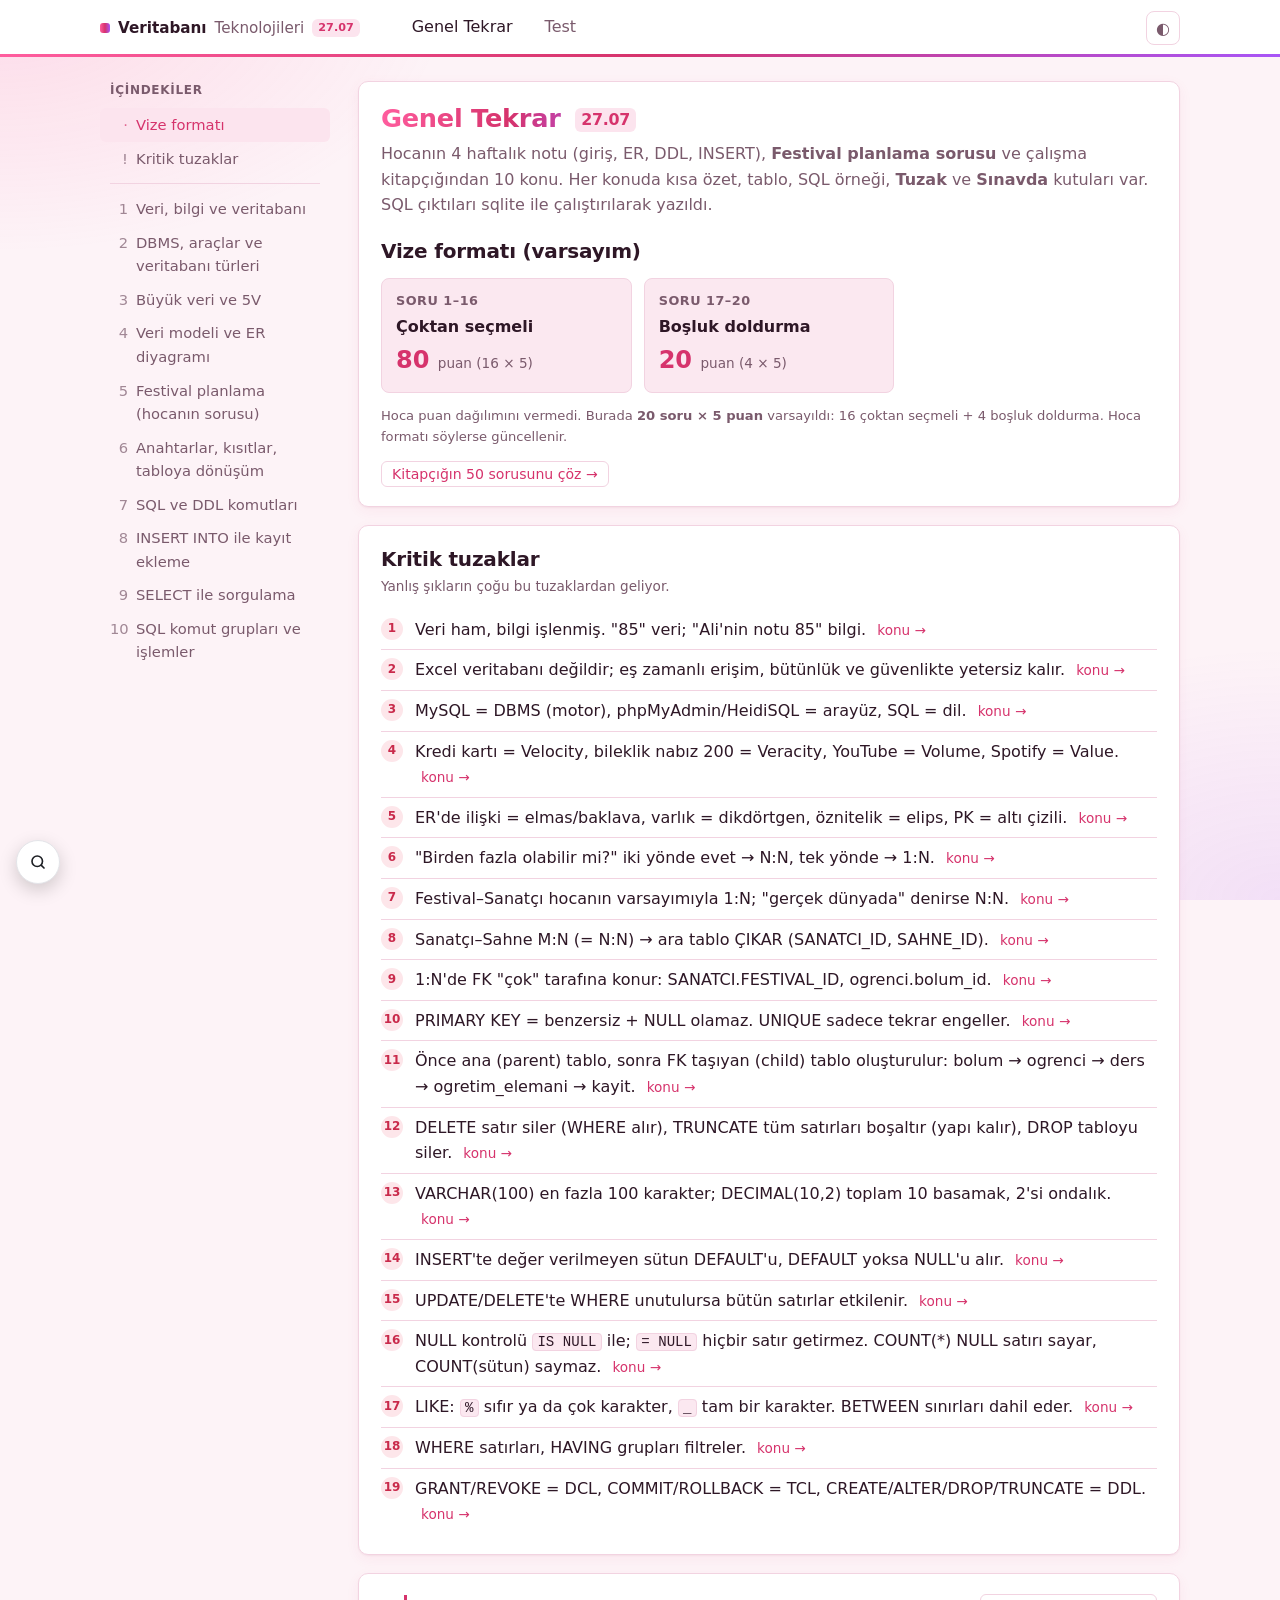
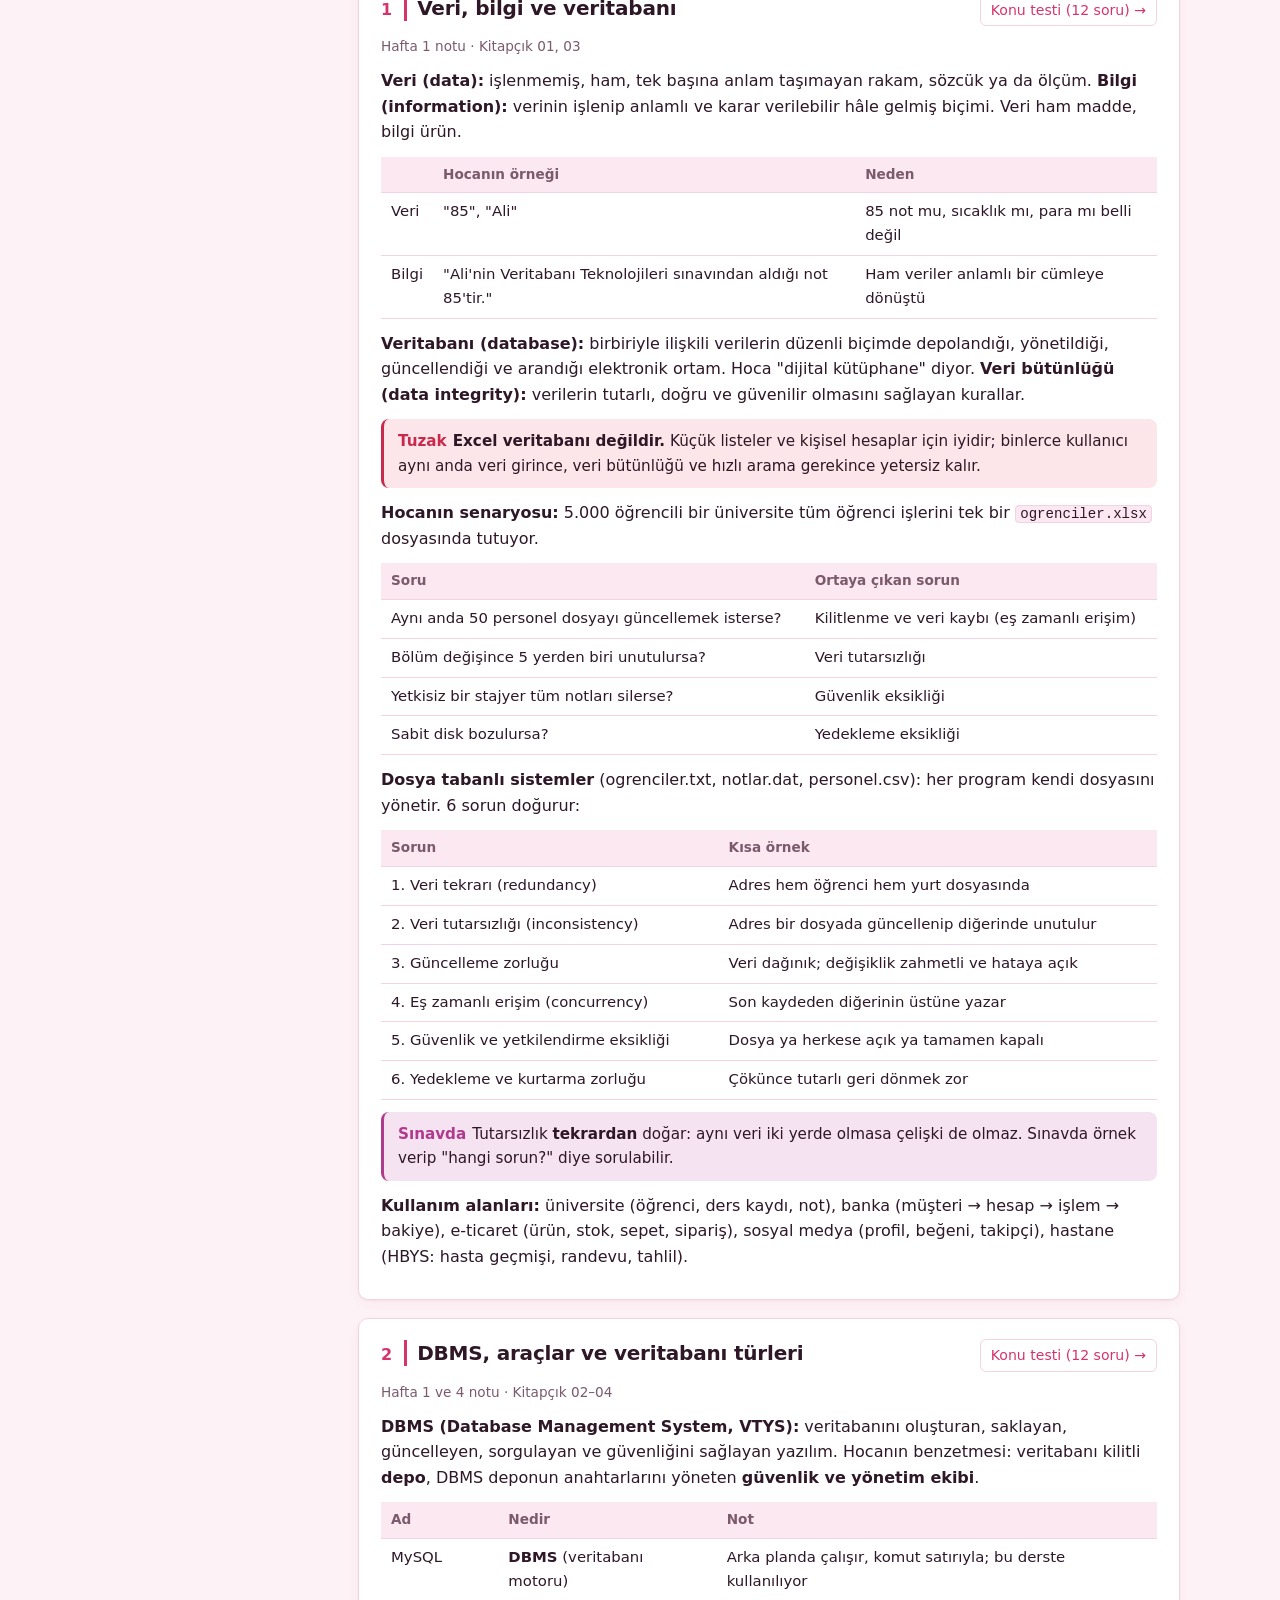
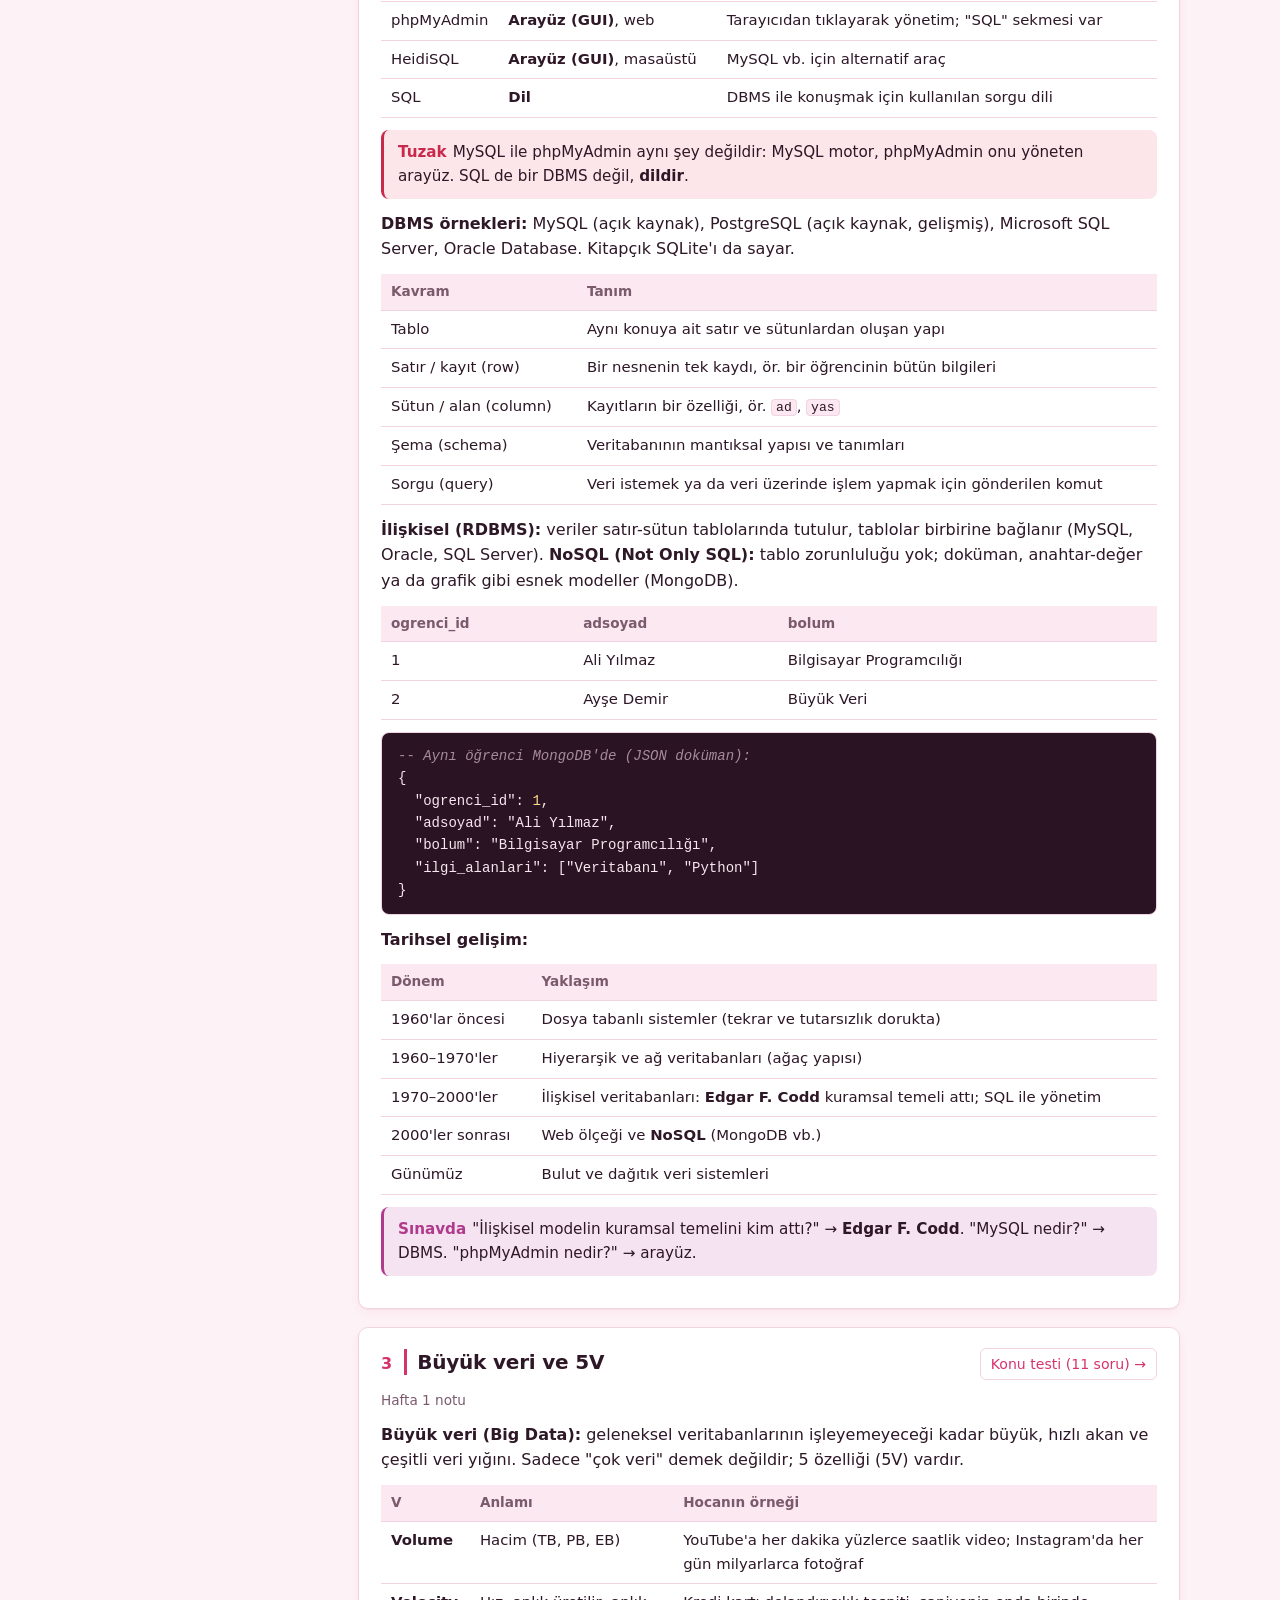
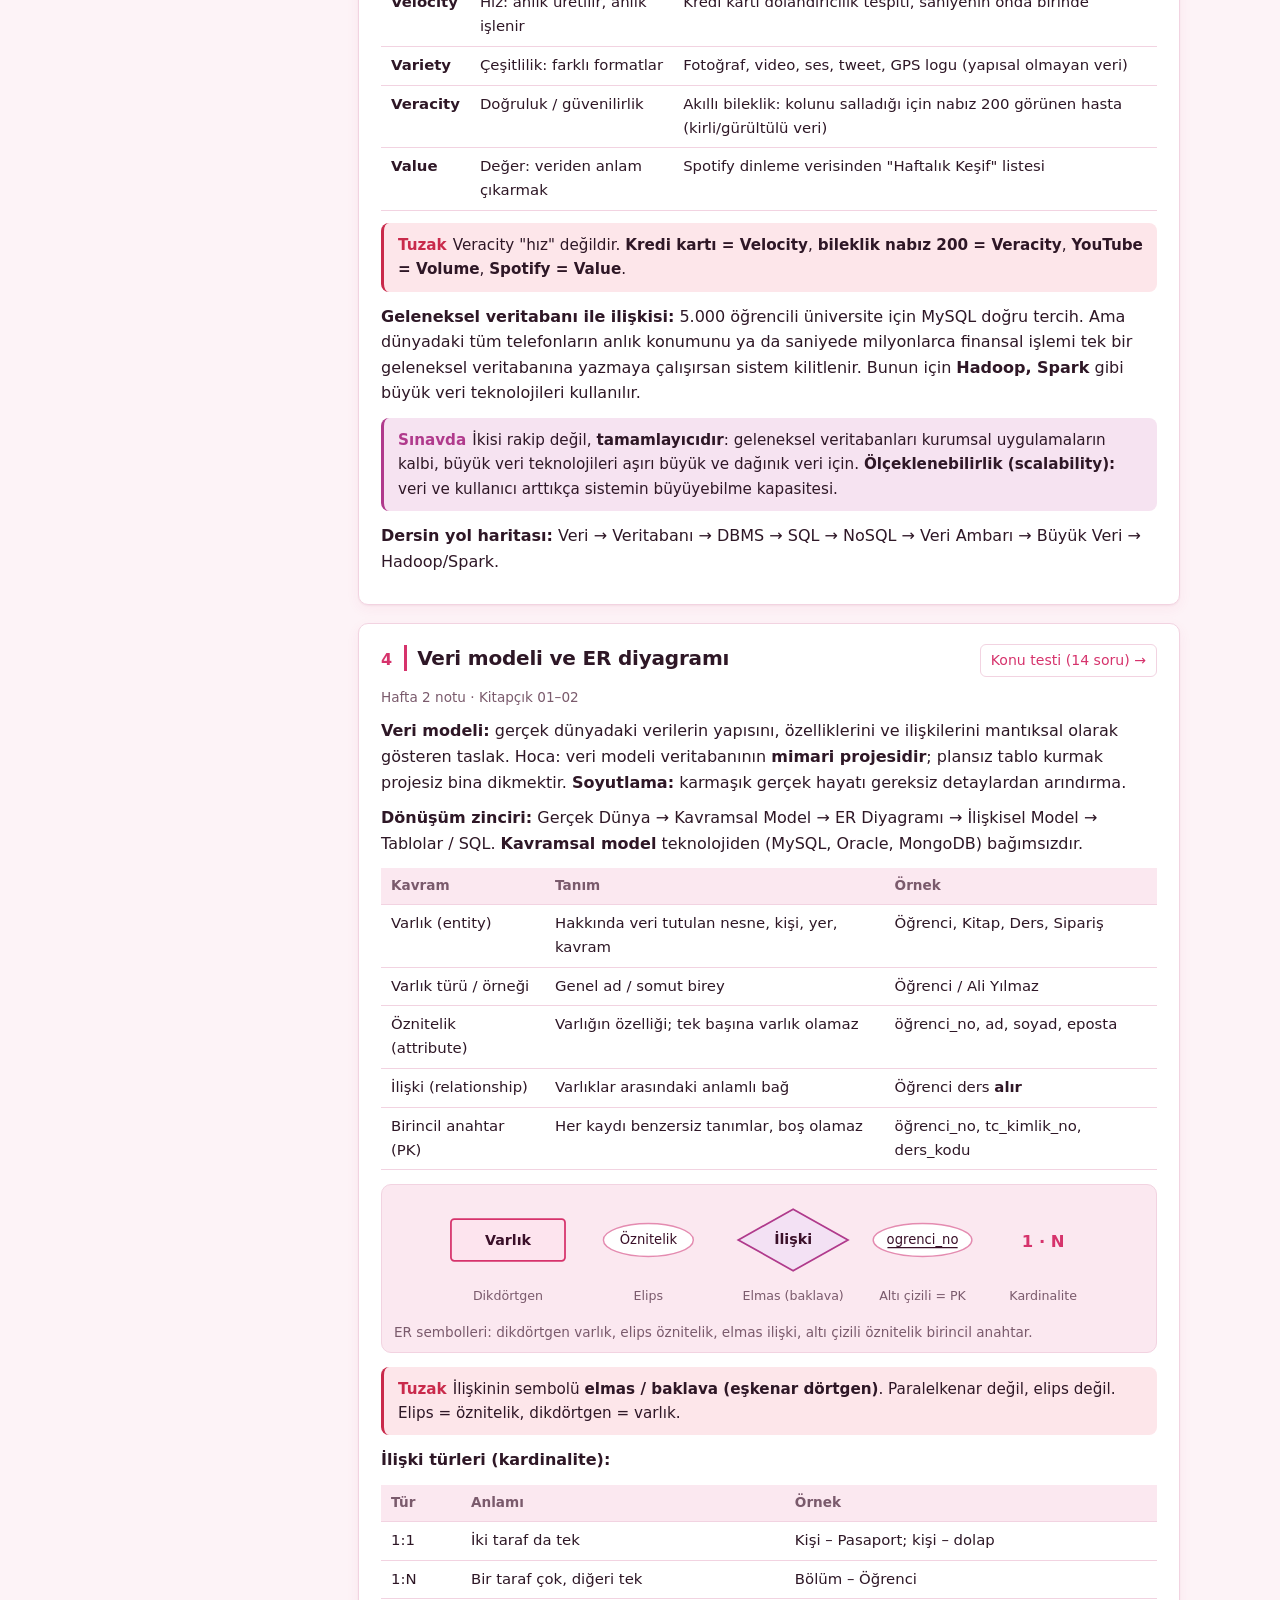
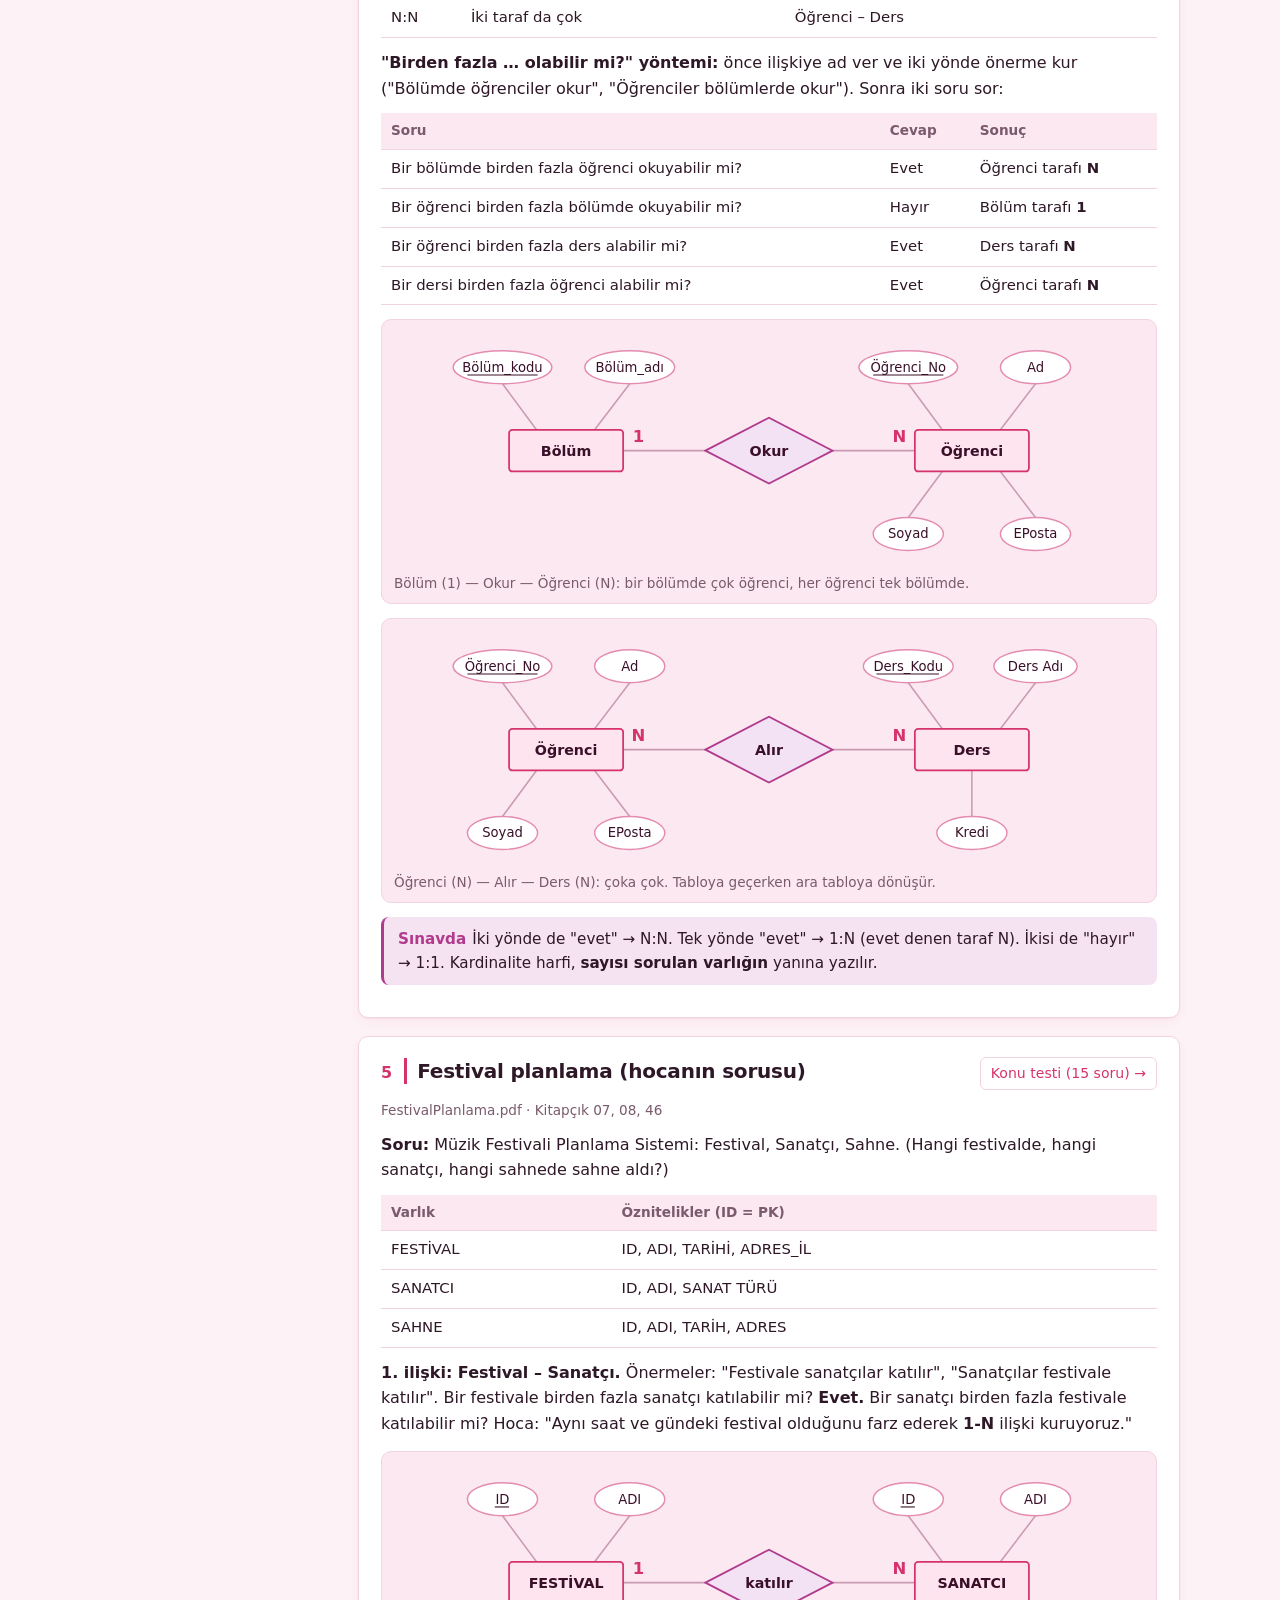
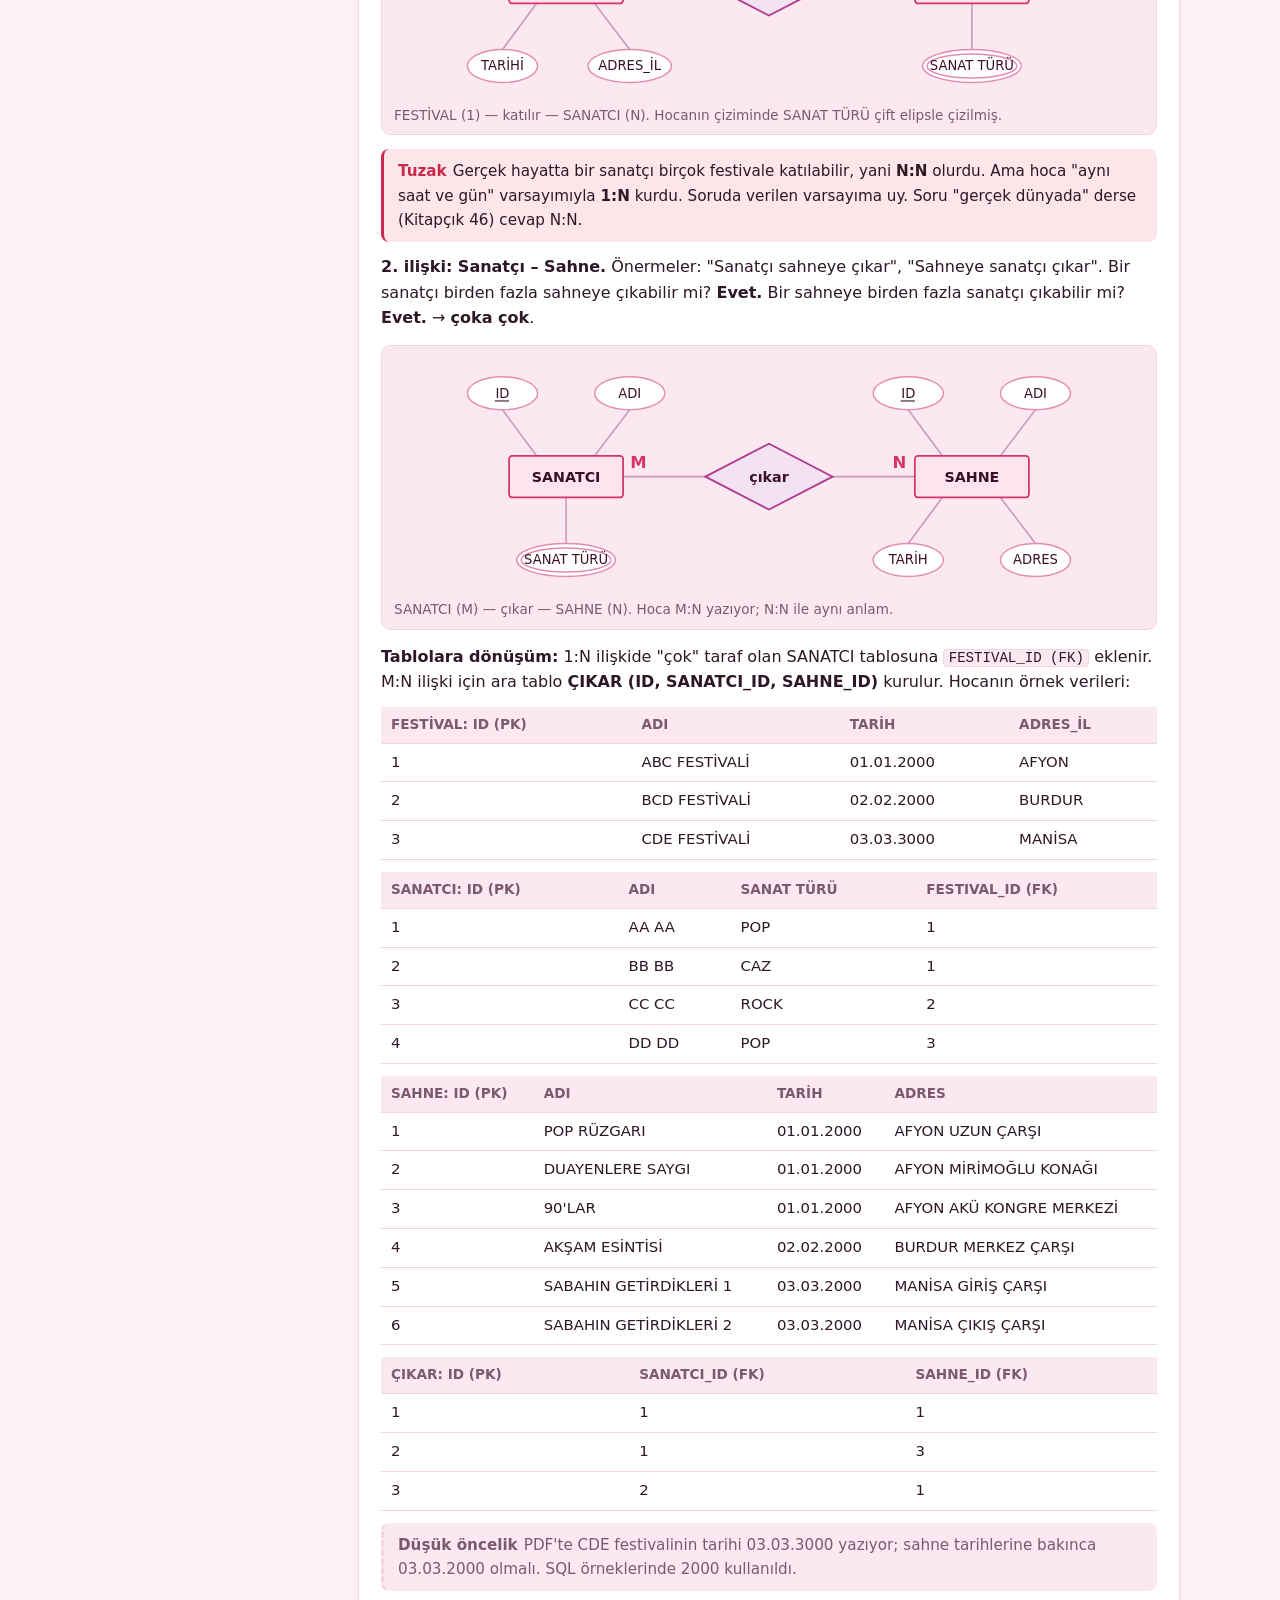
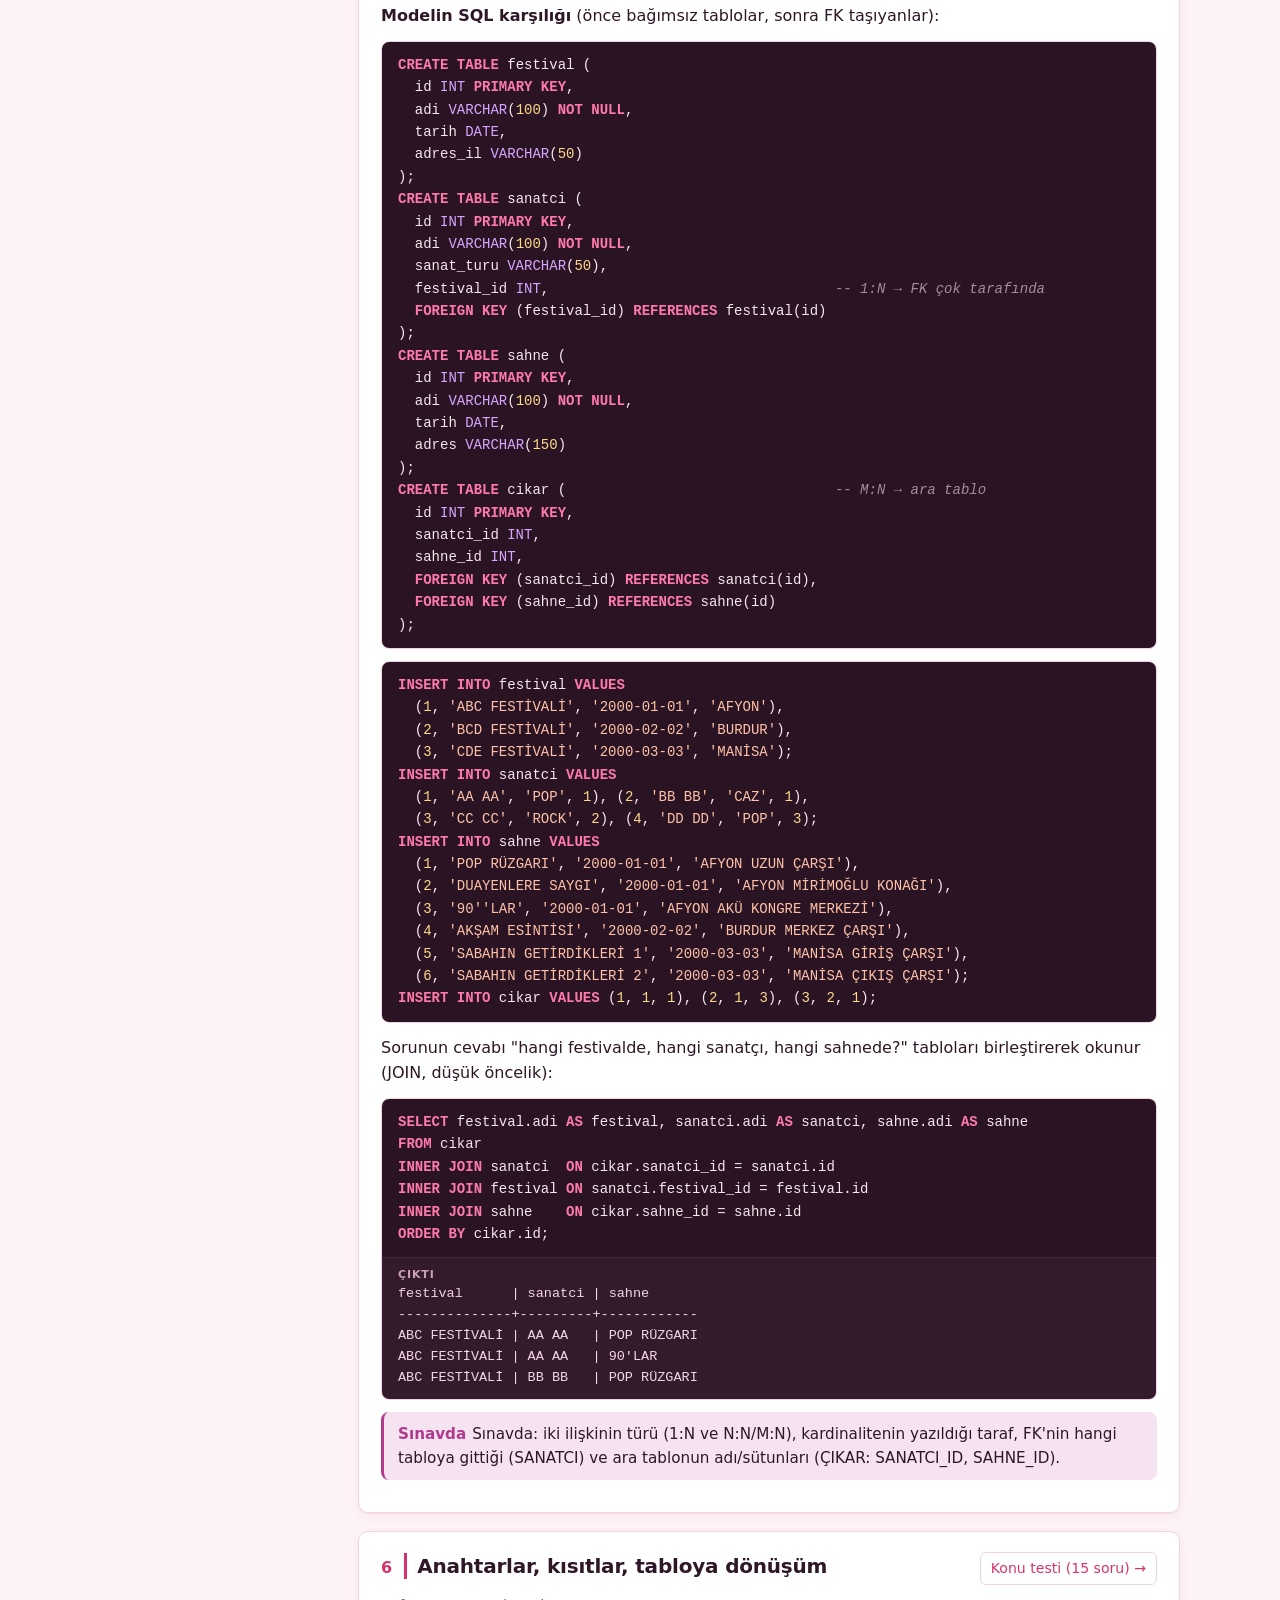
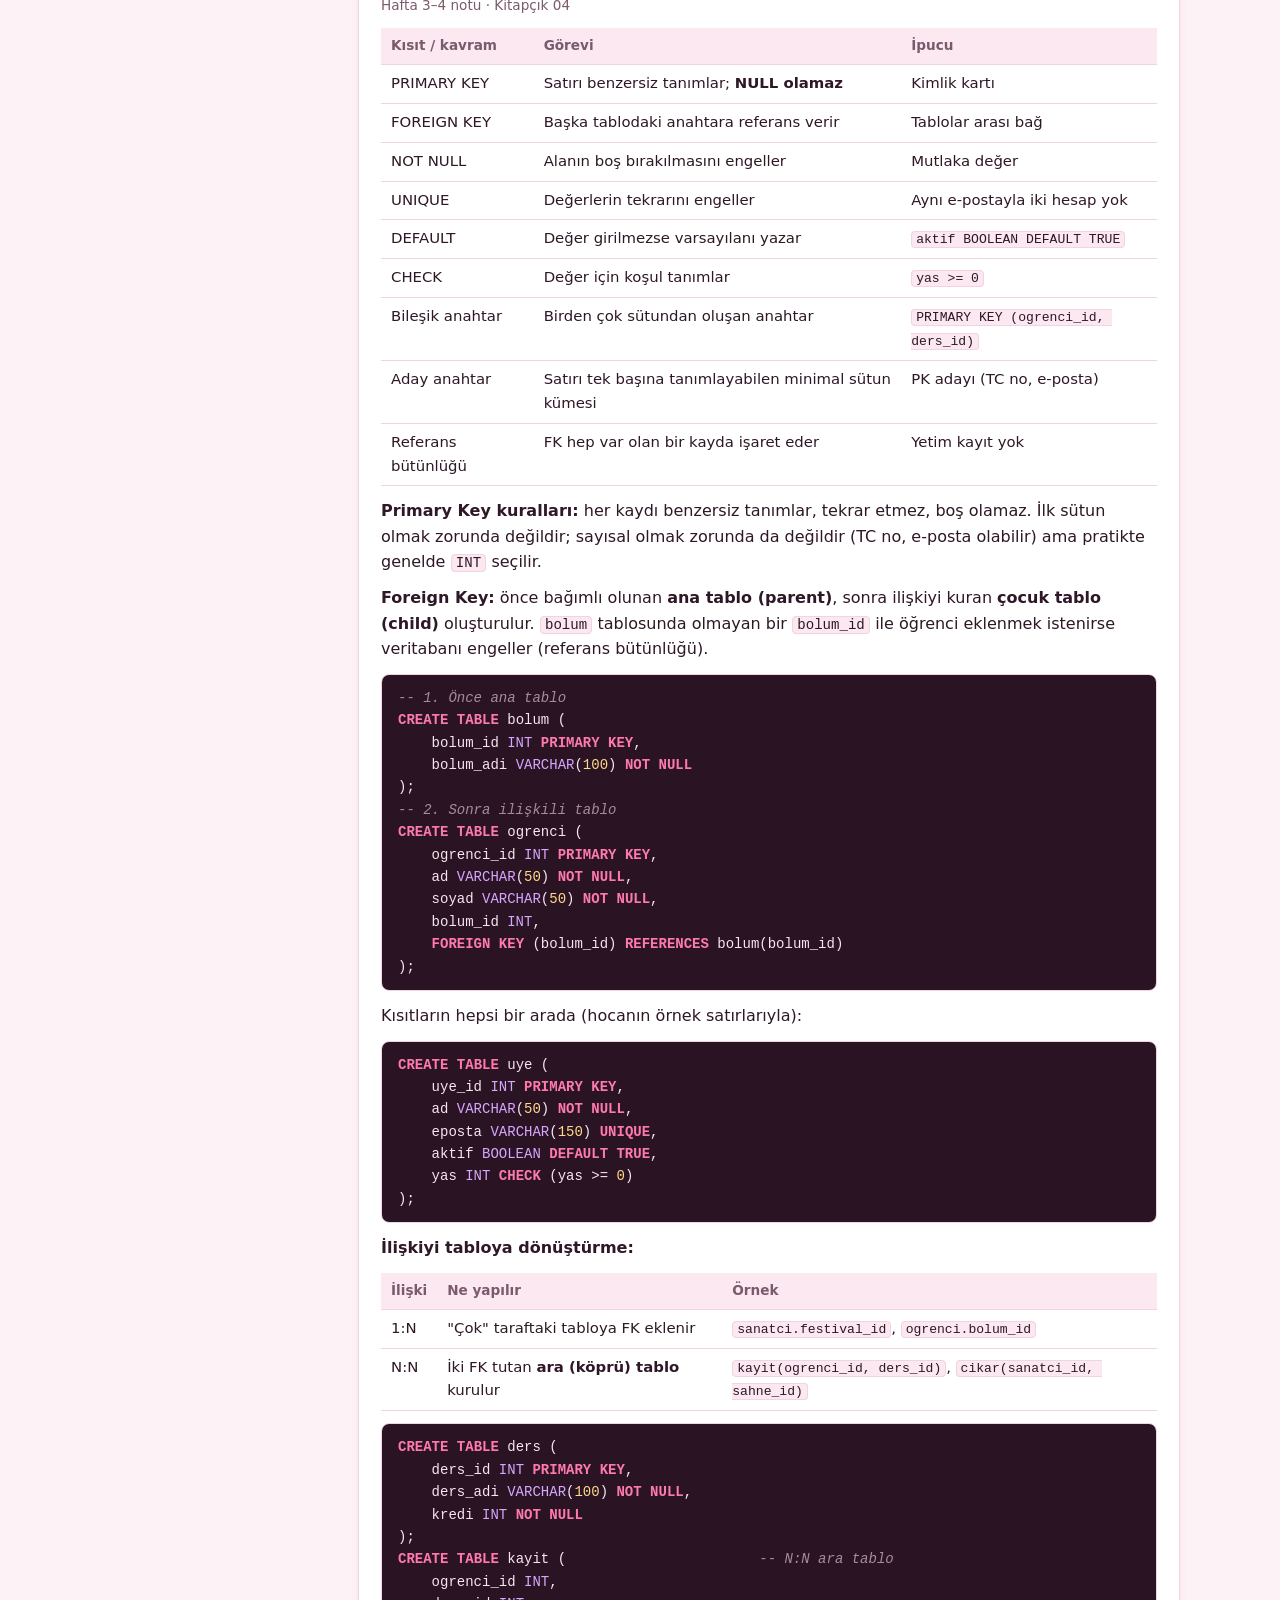
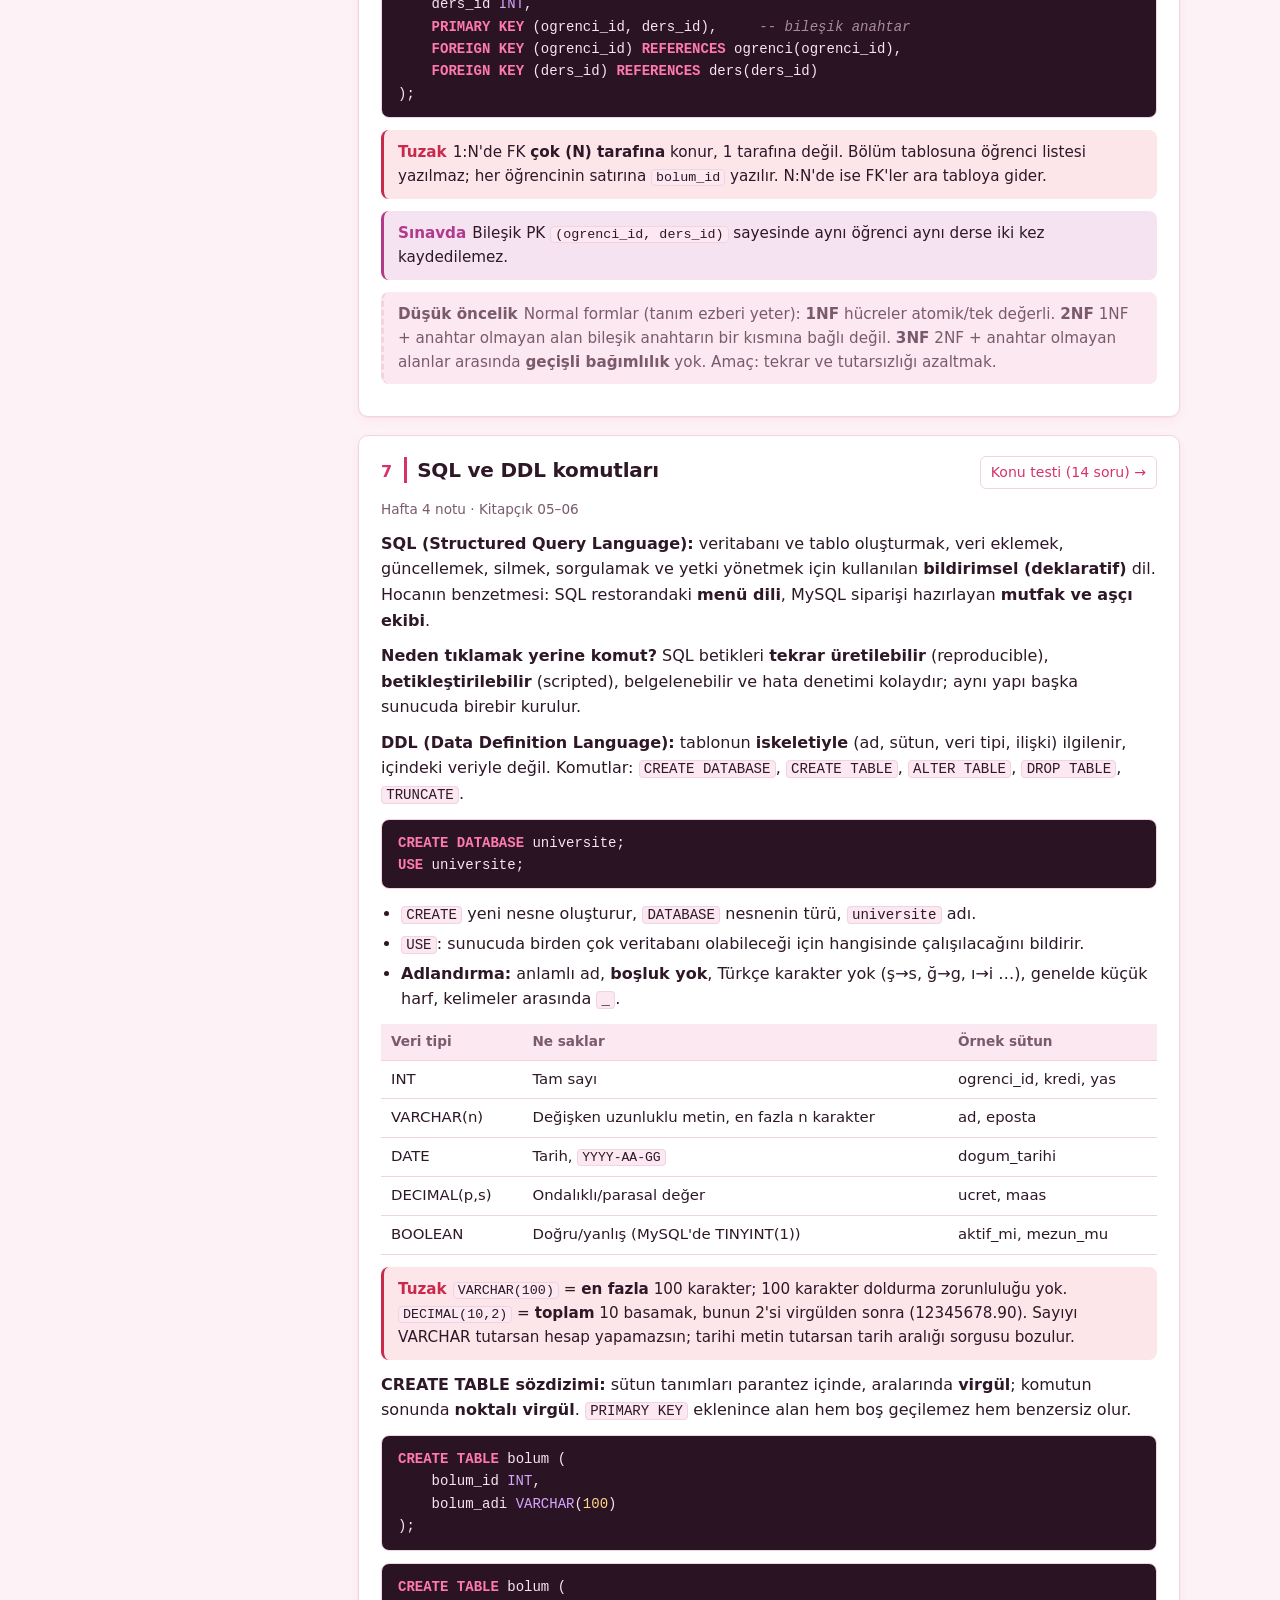
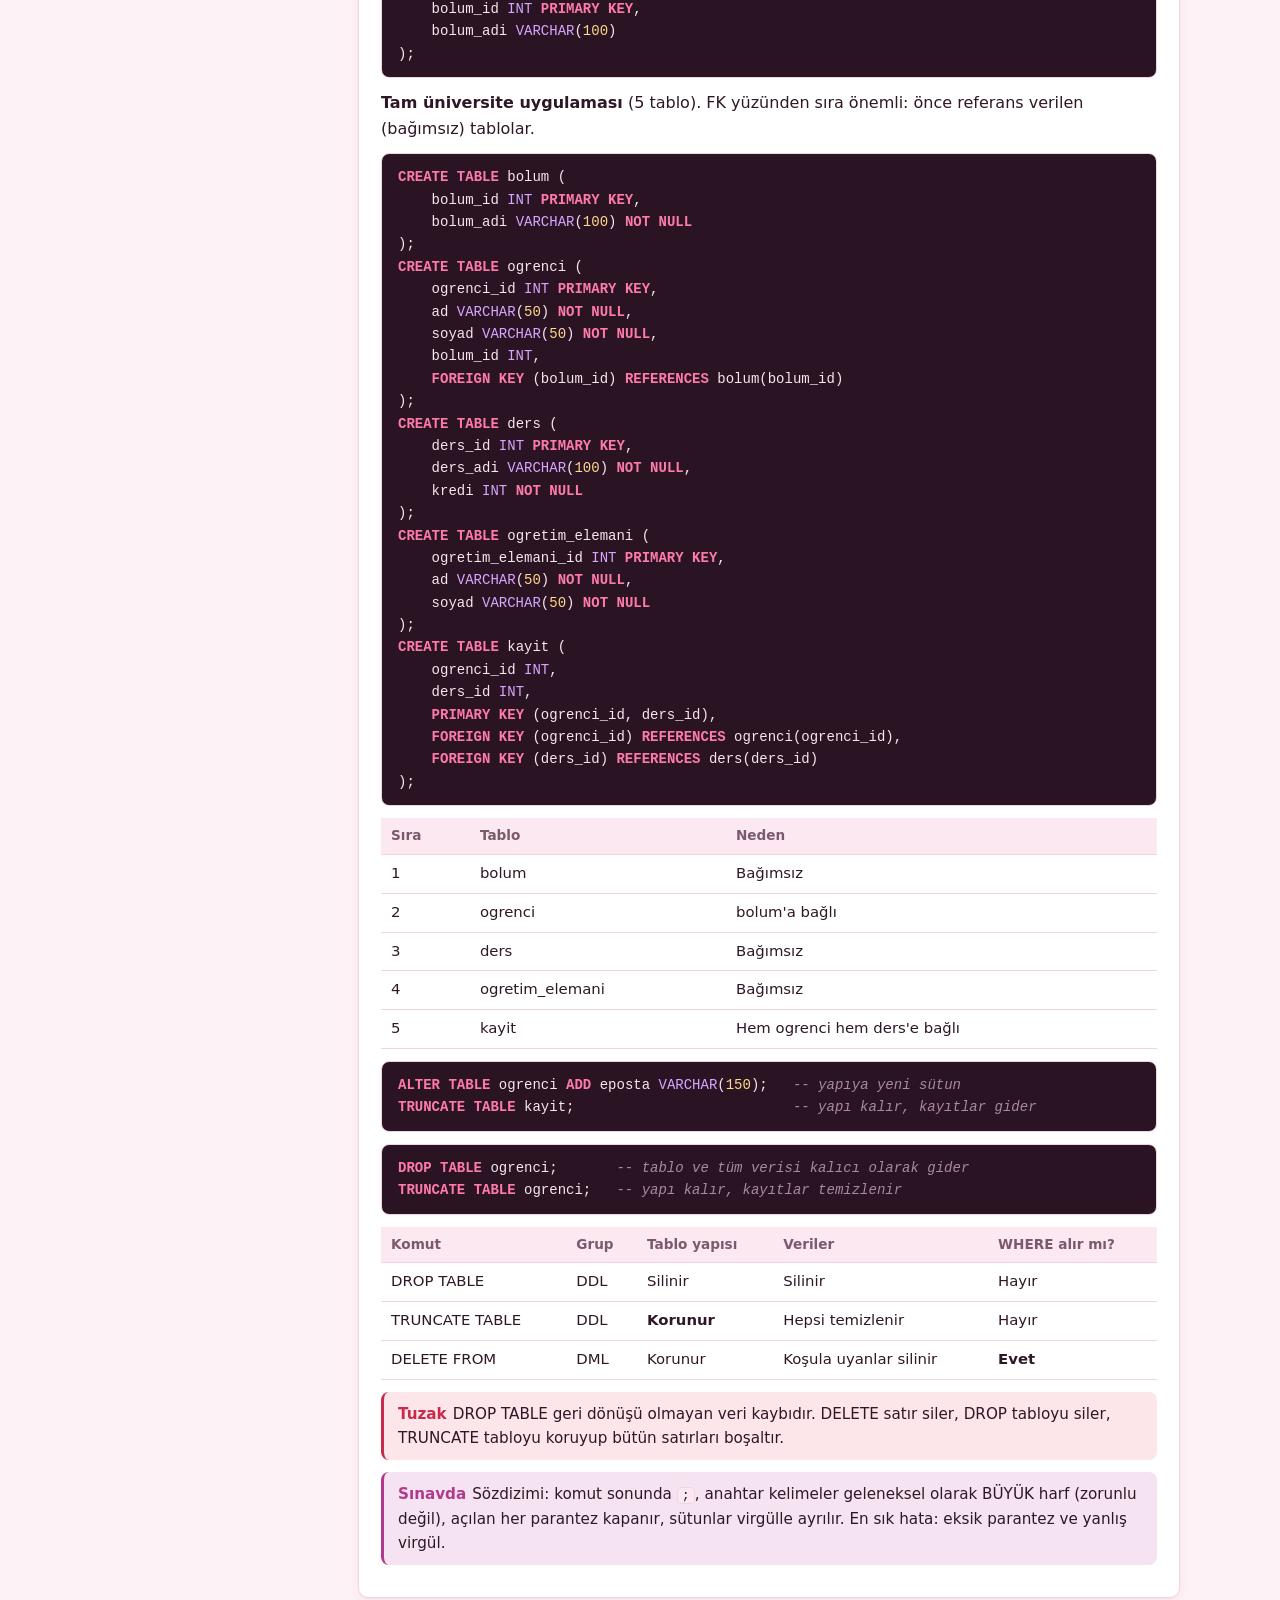
<file: veritabani/index.html>
<!doctype html>
<html lang="tr">
<head>
  <meta charset="UTF-8">
  <meta name="viewport" content="width=device-width, initial-scale=1">
  <title>Veritabanı Teknolojileri · Vize çalışma</title>
  <meta name="description" content="Veritabanı Teknolojileri vize çalışma sitesi: 10 konu özeti, Festival ER sorusu, kitapçığın 50 sorusu, 135 konu sorusu, deneme ve rastgele vizeler.">
  <link rel="icon" href="data:image/svg+xml,%3Csvg xmlns='http://www.w3.org/2000/svg' viewBox='0 0 32 32'%3E%3Cdefs%3E%3ClinearGradient id='g' x1='0' x2='1'%3E%3Cstop offset='0' stop-color='%23ff5d9e'/%3E%3Cstop offset='.5' stop-color='%23d6336c'/%3E%3Cstop offset='1' stop-color='%23a855f7'/%3E%3C/linearGradient%3E%3C/defs%3E%3Crect width='32' height='32' rx='8' fill='url(%23g)'/%3E%3Cellipse cx='16' cy='10' rx='8' ry='3' fill='none' stroke='%23fff' stroke-width='2'/%3E%3Cpath d='M8 10v12c0 1.7 3.6 3 8 3s8-1.3 8-3V10' fill='none' stroke='%23fff' stroke-width='2'/%3E%3Cpath d='M8 16c0 1.7 3.6 3 8 3s8-1.3 8-3' fill='none' stroke='%23fff' stroke-width='2'/%3E%3C/svg%3E">
  <link rel="stylesheet" href="assets/style.css?v=20261111p">
  <link rel="stylesheet" href="assets/theme.css?v=20261111p">
  <script>
    (function () {
      var t = null;
      try { t = localStorage.getItem('veritabani-theme'); } catch (e) {}
      document.documentElement.setAttribute('data-theme', t || 'light');
    })();
  </script>
<style id="vt-slide">
@view-transition{navigation:auto}
::view-transition-old(root){animation:.5s cubic-bezier(.65,0,.25,1) both vt-out-l}
::view-transition-new(root){animation:.5s cubic-bezier(.65,0,.25,1) both vt-in-r}
html:active-view-transition-type(back)::view-transition-old(root){animation-name:vt-out-r}
html:active-view-transition-type(back)::view-transition-new(root){animation-name:vt-in-l}
@keyframes vt-out-l{to{transform:translateX(-100%)}}
@keyframes vt-in-r{from{transform:translateX(100%)}}
@keyframes vt-out-r{to{transform:translateX(100%)}}
@keyframes vt-in-l{from{transform:translateX(-100%)}}
@media (prefers-reduced-motion:reduce){@view-transition{navigation:none}}
</style>
<script id="vt-dir">
addEventListener('pagereveal',function(e){if(!e.viewTransition)return;try{var a=navigation.activation;if(!a||!a.from)return;var d=function(u){return new URL(u).pathname.replace(/index\.html$/,'').split('/').filter(Boolean).length};e.viewTransition.types.add(d(a.entry.url)<d(a.from.url)?'back':'forward')}catch(_){}});
</script>
<script src="assets/phase.js?v=2" data-scroll="tekrar"></script>
<script id="hash-links">
/* "#..." linkleri her zaman bu sayfada kalsın (önizleme sitesi <base> eklese bile). */
document.addEventListener('click', function (e) {
  if (e.defaultPrevented || e.button !== 0 || e.metaKey || e.ctrlKey || e.shiftKey || e.altKey) return;
  var a = e.target && e.target.closest ? e.target.closest('a[href^="#"]') : null;
  if (!a || a.target) return;
  e.preventDefault();
  var h = a.getAttribute('href');
  if (location.hash !== h) location.hash = h;
});
</script>
</head>
<body>
  <header class="topbar">
    <div class="topbar-inner">
      <a class="brand" href="#tekrar"><i></i>Veritabanı<span> Teknolojileri</span><b class="date">27.07</b></a>
      <nav class="tabs" aria-label="Bölümler">
        <a href="#tekrar" data-tab="tekrar">Genel Tekrar</a>
        <a href="#test" data-tab="test">Test</a>
      </nav>
      <button class="theme-btn" id="themeBtn" type="button" aria-label="Tema değiştir" title="Açık / koyu tema">◐</button>
    </div>
  </header>

  <main id="app" class="container"></main>

  <script src="content.js?v=20261112c"></script>
  <script src="questions.js?v=20261111p"></script>
  <script src="assets/app.js?v=20261112c"></script>
<script src="assets/kit.js?v=20261111p"></script>
<script src="kit-init.js?v=20261111p"></script>
</body>
</html>
</file>
<file: veritabani/assets/style.css>
:root {
  --bg: #f5f6f8;
  --surface: #ffffff;
  --surface-2: #f0f2f5;
  --text: #1c2230;
  --muted: #5d6677;
  --border: #e1e4ea;
  --accent: #2b59d1;
  --accent-soft: #e8eefc;
  --ok: #1d8348;
  --ok-soft: #e5f5ec;
  --bad: #c0392b;
  --bad-soft: #fbeaea;
  --warn: #9a6700;
  --warn-soft: #fff6e0;
  --code-bg: #1d2230;
  --code-text: #e4e7ee;
  --code-out: #252b3b;
  --shadow: 0 1px 2px rgba(20, 30, 50, .05);
  --radius: 10px;
  --mono: "JetBrains Mono", "Cascadia Code", Consolas, "SFMono-Regular", Menlo, monospace;
}

@media (prefers-color-scheme: dark) {
  :root:not([data-theme="light"]) {
    --bg: #0f1218;
    --surface: #161a22;
    --surface-2: #1d222c;
    --text: #e5e8ee;
    --muted: #98a1b1;
    --border: #262c37;
    --accent: #7095ff;
    --accent-soft: #1b2440;
    --ok: #4cc27f;
    --ok-soft: #13291d;
    --bad: #f07167;
    --bad-soft: #2f1716;
    --warn: #e0b04a;
    --warn-soft: #2a2312;
    --code-bg: #10141c;
    --code-out: #181e2a;
    --shadow: none;
  }
}

:root[data-theme="dark"] {
  --bg: #0f1218;
  --surface: #161a22;
  --surface-2: #1d222c;
  --text: #e5e8ee;
  --muted: #98a1b1;
  --border: #262c37;
  --accent: #7095ff;
  --accent-soft: #1b2440;
  --ok: #4cc27f;
  --ok-soft: #13291d;
  --bad: #f07167;
  --bad-soft: #2f1716;
  --warn: #e0b04a;
  --warn-soft: #2a2312;
  --code-bg: #10141c;
  --code-out: #181e2a;
  --shadow: none;
}

* { box-sizing: border-box; }

html { scroll-padding-top: 72px; }

body {
  margin: 0;
  background: var(--bg);
  color: var(--text);
  font: 16px/1.6 system-ui, -apple-system, "Segoe UI", Roboto, "Helvetica Neue", Arial, sans-serif;
  -webkit-font-smoothing: antialiased;
}

a { color: var(--accent); text-decoration: none; }
a:hover { text-decoration: underline; }

code {
  font-family: var(--mono);
  font-size: .88em;
  background: var(--surface-2);
  border: 1px solid var(--border);
  border-radius: 4px;
  padding: 0 .3em;
  white-space: pre-wrap;
}

/* ---------- Üst bar ---------- */
.topbar {
  position: sticky;
  top: 0;
  z-index: 20;
  background: var(--surface);
  border-bottom: 1px solid var(--border);
}
.topbar-inner {
  max-width: 1120px;
  margin: 0 auto;
  padding: 0 20px;
  height: 56px;
  display: flex;
  align-items: center;
  gap: 24px;
}
.courses {
  display: flex;
  background: var(--surface-2);
  border: 1px solid var(--border);
  border-radius: 8px;
  padding: 2px;
  flex: none;
}
.courses a {
  padding: 3px 12px;
  border-radius: 6px;
  font-weight: 600;
  font-size: .9rem;
  color: var(--muted);
}
.courses a:hover { color: var(--text); text-decoration: none; }
.courses a.active { background: var(--surface); color: var(--text); box-shadow: 0 1px 2px rgba(0, 0, 0, .08); }
.tabs { display: flex; gap: 4px; height: 100%; }
.tabs a {
  display: flex;
  align-items: center;
  padding: 0 14px;
  color: var(--muted);
  font-weight: 500;
  border-bottom: 2px solid transparent;
}
.tabs a:hover { color: var(--text); text-decoration: none; }
.tabs a.active { color: var(--text); border-bottom-color: var(--accent); }
.theme-btn {
  margin-left: auto;
  background: none;
  border: 1px solid var(--border);
  color: var(--muted);
  border-radius: 8px;
  width: 34px;
  height: 34px;
  cursor: pointer;
  font-size: 16px;
}
.theme-btn:hover { color: var(--text); }

.container {
  max-width: 1120px;
  margin: 0 auto;
  padding: 24px 20px 80px;
}

h1, h2, h3 { line-height: 1.3; letter-spacing: -.01em; }
h1 { font-size: 1.6rem; margin: 0 0 6px; }
h2 { font-size: 1.25rem; margin: 0; }
h3 { font-size: 1.02rem; margin: 18px 0 8px; }
.lead { color: var(--muted); margin: 0 0 20px; }

.card {
  background: var(--surface);
  border: 1px solid var(--border);
  border-radius: var(--radius);
  box-shadow: var(--shadow);
  padding: 20px 22px;
}

/* ---------- Genel tekrar ---------- */
.review {
  display: grid;
  grid-template-columns: 230px minmax(0, 1fr);
  gap: 28px;
  align-items: start;
}
.toc {
  position: sticky;
  top: 76px;
  max-height: calc(100vh - 96px);
  overflow-y: auto;
  font-size: .92rem;
}
.toc-title {
  font-size: .75rem;
  text-transform: uppercase;
  letter-spacing: .06em;
  color: var(--muted);
  margin: 0 0 8px 10px;
  font-weight: 600;
}
.toc a {
  display: flex;
  gap: 8px;
  padding: 5px 10px;
  border-radius: 6px;
  color: var(--muted);
}
.toc a:hover { background: var(--surface-2); color: var(--text); text-decoration: none; }
.toc a.active { background: var(--accent-soft); color: var(--accent); font-weight: 500; }
.toc .num { width: 18px; text-align: right; flex: none; opacity: .7; }
.toc-sep { border-top: 1px solid var(--border); margin: 8px 10px; }

.chips { display: none; }

.review-main > section { margin-bottom: 18px; }

.format-grid {
  display: grid;
  grid-template-columns: repeat(3, 1fr);
  gap: 12px;
  margin-top: 14px;
}
.format-box {
  border: 1px solid var(--border);
  border-radius: 8px;
  padding: 12px 14px;
  background: var(--surface-2);
}
.format-box .range { font-size: .8rem; color: var(--muted); font-weight: 600; text-transform: uppercase; letter-spacing: .04em; }
.format-box .what { font-weight: 600; margin: 2px 0; }
.format-box .pts { font-size: 1.5rem; font-weight: 700; color: var(--accent); }
.format-box .pts small { font-size: .85rem; font-weight: 500; color: var(--muted); }

.traps-list { margin: 10px 0 0; padding-left: 0; list-style: none; counter-reset: t; }
.traps-list li {
  counter-increment: t;
  position: relative;
  padding: 7px 0 7px 34px;
  border-top: 1px solid var(--border);
}
.traps-list li:first-child { border-top: 0; }
.traps-list li::before {
  content: counter(t);
  position: absolute;
  left: 0;
  top: 8px;
  width: 22px;
  height: 22px;
  border-radius: 50%;
  background: var(--bad-soft);
  color: var(--bad);
  font-size: .75rem;
  font-weight: 700;
  display: flex;
  align-items: center;
  justify-content: center;
}
.traps-list .go { font-size: .85rem; margin-left: 6px; white-space: nowrap; }

.topic-head {
  display: flex;
  align-items: baseline;
  gap: 12px;
  flex-wrap: wrap;
  margin-bottom: 4px;
}
.topic-head .n {
  color: var(--accent);
  font-weight: 700;
}
.topic-head .spacer { flex: 1; }
.topic-src { font-size: .85rem; color: var(--muted); margin: 0 0 12px; }
.btn-link {
  font-size: .88rem;
  font-weight: 500;
  border: 1px solid var(--border);
  padding: 4px 10px;
  border-radius: 6px;
  white-space: nowrap;
}
.btn-link:hover { background: var(--accent-soft); text-decoration: none; }

.topic p { margin: 10px 0; }
.topic ul { margin: 8px 0; padding-left: 20px; }
.topic li { margin: 4px 0; }

.callout {
  border-radius: 8px;
  padding: 10px 14px;
  margin: 12px 0;
  border-left: 3px solid;
  font-size: .95rem;
}
.callout .label { font-weight: 700; margin-right: 6px; }
.callout.trap { background: var(--bad-soft); border-color: var(--bad); }
.callout.trap .label { color: var(--bad); }
.callout.tip { background: var(--accent-soft); border-color: var(--accent); }
.callout.tip .label { color: var(--accent); }
.callout.low { background: var(--surface-2); border-color: var(--border); color: var(--muted); border-left-style: dashed; }
.callout.low .label { color: var(--muted); }

.tbl-wrap { overflow-x: auto; margin: 12px 0; }
table {
  border-collapse: collapse;
  width: 100%;
  font-size: .93rem;
}
th, td {
  text-align: left;
  padding: 7px 10px;
  border-bottom: 1px solid var(--border);
  vertical-align: top;
}
th { background: var(--surface-2); font-weight: 600; font-size: .85rem; color: var(--muted); }

/* ---------- Kod blokları ---------- */
.codeblock { margin: 12px 0; border-radius: 8px; overflow: hidden; border: 1px solid var(--border); }
pre.code {
  margin: 0;
  background: var(--code-bg);
  color: var(--code-text);
  font: 14px/1.6 var(--mono);
  padding: 12px 16px;
  overflow-x: auto;
  tab-size: 4;
}
.out {
  background: var(--code-out);
  color: #c9d1e0;
  font: 13.5px/1.55 var(--mono);
  padding: 8px 16px 10px;
  white-space: pre-wrap;
  border-top: 1px solid rgba(255,255,255,.07);
}
.out .lbl {
  display: block;
  font: 600 11px/1.6 system-ui, sans-serif;
  text-transform: uppercase;
  letter-spacing: .08em;
  color: #8a94a8;
}
pre.code .c { color: #6f9a5f; font-style: italic; }
pre.code .s { color: #e3a27c; }
pre.code .k { color: #c79bf2; }
pre.code .v { color: #8fd0ff; }
pre.code .n { color: #b5d9a0; }
pre.code .f { color: #e8dc9a; }
pre.code .cn { color: #6fd3e0; }
pre.code .t { color: #74a7f2; }

/* ---------- Test listesi ---------- */
.group-title {
  font-size: .78rem;
  text-transform: uppercase;
  letter-spacing: .07em;
  color: var(--muted);
  font-weight: 700;
  margin: 28px 0 10px;
}
.group-title:first-of-type { margin-top: 8px; }
.test-grid {
  display: grid;
  grid-template-columns: repeat(auto-fill, minmax(250px, 1fr));
  gap: 12px;
}
a.test-card {
  display: block;
  background: var(--surface);
  border: 1px solid var(--border);
  border-radius: var(--radius);
  padding: 14px 16px;
  color: var(--text);
  box-shadow: var(--shadow);
  transition: border-color .15s;
}
a.test-card:hover { border-color: var(--accent); text-decoration: none; }
.test-card .t { font-weight: 600; }
.test-card .d { color: var(--muted); font-size: .88rem; margin-top: 2px; }
.test-card .meta {
  display: flex;
  gap: 8px;
  align-items: center;
  margin-top: 10px;
  font-size: .8rem;
  color: var(--muted);
}
.badge {
  display: inline-block;
  font-size: .75rem;
  font-weight: 600;
  padding: 1px 8px;
  border-radius: 999px;
  background: var(--surface-2);
  color: var(--muted);
  border: 1px solid var(--border);
}
.badge.best { background: var(--ok-soft); color: var(--ok); border-color: transparent; }
.badge.exam { background: var(--accent-soft); color: var(--accent); border-color: transparent; }
.test-card.featured { border-color: var(--accent); }

/* ---------- Test ekranı ---------- */
.test-head { margin-bottom: 16px; }
.back { font-size: .9rem; display: inline-block; margin-bottom: 8px; }
.test-head .info { display: flex; gap: 8px; flex-wrap: wrap; align-items: center; color: var(--muted); font-size: .9rem; }

.section-title {
  display: flex;
  justify-content: space-between;
  align-items: baseline;
  margin: 26px 0 10px;
  padding-bottom: 6px;
  border-bottom: 2px solid var(--border);
}
.section-title h2 { font-size: 1.05rem; }
.section-title .sp { color: var(--muted); font-size: .9rem; font-weight: 600; }

.q {
  background: var(--surface);
  border: 1px solid var(--border);
  border-radius: var(--radius);
  padding: 16px 18px;
  margin-bottom: 12px;
  box-shadow: var(--shadow);
  scroll-margin-top: 72px;
}
.q.is-ok { border-color: var(--ok); }
.q.is-bad { border-color: var(--bad); }
.q-top { display: flex; gap: 8px; align-items: center; flex-wrap: wrap; margin-bottom: 6px; font-size: .82rem; color: var(--muted); }
.q-top .qn { font-weight: 700; color: var(--text); font-size: .95rem; }
.q-top .res { margin-left: auto; font-weight: 600; }
.q-top .res.ok { color: var(--ok); }
.q-top .res.bad { color: var(--bad); }
.q-text { font-weight: 500; margin: 2px 0 4px; }

.opts { list-style: none; margin: 10px 0 0; padding: 0; display: grid; gap: 6px; }
.opt {
  width: 100%;
  display: flex;
  gap: 10px;
  align-items: flex-start;
  text-align: left;
  background: var(--surface);
  color: var(--text);
  border: 1px solid var(--border);
  border-radius: 8px;
  padding: 8px 12px;
  font: inherit;
  cursor: pointer;
}
.opt:hover:not(:disabled) { border-color: var(--accent); background: var(--accent-soft); }
.opt .L {
  flex: none;
  width: 24px;
  height: 24px;
  border-radius: 50%;
  border: 1px solid var(--border);
  display: flex;
  align-items: center;
  justify-content: center;
  font-size: .8rem;
  font-weight: 700;
  color: var(--muted);
  margin-top: 1px;
}
.opt.sel { border-color: var(--accent); background: var(--accent-soft); }
.opt.sel .L { background: var(--accent); color: #fff; border-color: var(--accent); }
.opt.right { border-color: var(--ok); background: var(--ok-soft); }
.opt.right .L { background: var(--ok); color: #fff; border-color: var(--ok); }
.opt.wrong { border-color: var(--bad); background: var(--bad-soft); }
.opt.wrong .L { background: var(--bad); color: #fff; border-color: var(--bad); }
.opt:disabled { cursor: default; }

input.blank {
  font: inherit;
  color: #fff;
  background: #2c3446;
  border: 1px dashed #7d8bab;
  border-radius: 4px;
  padding: 0 4px;
  min-width: 5ch;
  width: 6ch;
  outline: none;
}
input.blank:focus { border-style: solid; border-color: #8fb0ff; background: #333d55; }
input.blank.ok { border: 1px solid #4cc27f; background: #173826; }
input.blank.bad { border: 1px solid #f07167; background: #43201e; }
input.blank:disabled { opacity: 1; }
.blank-no {
  font-size: 11px;
  color: #9aa6c0;
  vertical-align: super;
  margin-right: 1px;
}

.q-actions { margin-top: 10px; display: flex; gap: 8px; align-items: center; }
.btn {
  font: inherit;
  font-weight: 600;
  font-size: .92rem;
  border-radius: 8px;
  padding: 7px 16px;
  border: 1px solid var(--accent);
  background: var(--accent);
  color: #fff;
  cursor: pointer;
}
.btn:hover { filter: brightness(1.07); }
.btn.ghost { background: transparent; color: var(--accent); }
.btn.ghost:hover { background: var(--accent-soft); }
.btn:disabled { opacity: .5; cursor: default; }
.hint { font-size: .82rem; color: var(--muted); }

.exp {
  margin-top: 12px;
  background: var(--surface-2);
  border-radius: 8px;
  padding: 10px 14px;
  font-size: .94rem;
}
.exp .ans { font-weight: 600; margin-bottom: 4px; }
.exp .ans.ok { color: var(--ok); }
.exp .ans.bad { color: var(--bad); }
.exp ol { margin: 6px 0 0; padding-left: 20px; }
.exp li { margin: 3px 0; }
.exp .why, .exp .rule {
  margin-top: 8px;
  padding: 8px 12px;
  border-radius: 6px;
  border-left: 3px solid;
}
.exp .why { background: var(--bad-soft); border-color: var(--bad); }
.exp .names { margin-top: 8px; padding: 8px 12px; border-radius: 6px; border-left: 3px solid var(--ok); background: var(--ok-soft, transparent); }
.exp .names ul { margin: 4px 0 0; padding-left: 18px; }
.exp .names li { margin: 2px 0; }
.exp .rule { background: var(--accent-soft); border-color: var(--accent); }
.exp .mark-ok { color: var(--ok); font-weight: 700; }
.exp .mark-bad { color: var(--bad); font-weight: 700; }

.submit-row {
  display: flex;
  gap: 12px;
  align-items: center;
  justify-content: flex-end;
  margin-top: 18px;
}

.result {
  border: 1px solid var(--border);
  background: var(--surface);
  border-radius: var(--radius);
  padding: 18px 20px;
  margin-bottom: 18px;
}
.result .score { font-size: 2.2rem; font-weight: 800; letter-spacing: -.02em; }
.result .score small { font-size: 1rem; color: var(--muted); font-weight: 500; }
.result .rows { display: grid; gap: 8px; margin: 12px 0; }
.result .row { display: grid; grid-template-columns: 170px 1fr 70px; gap: 10px; align-items: center; font-size: .92rem; }
.bar { height: 8px; background: var(--surface-2); border-radius: 99px; overflow: hidden; border: 1px solid var(--border); }
.bar > span { display: block; height: 100%; background: var(--accent); }
.result .row .v { text-align: right; font-weight: 600; }
.result .wrong-list { font-size: .9rem; color: var(--muted); }
.result .wrong-list a { margin-right: 6px; }
.result .actions { display: flex; gap: 8px; margin-top: 12px; flex-wrap: wrap; }

.progress {
  position: sticky;
  bottom: 12px;
  margin-top: 18px;
  padding: 10px 14px 10px 18px;
  background: var(--surface);
  border: 1px solid var(--border);
  border-radius: var(--radius);
  box-shadow: 0 6px 20px rgba(15, 20, 35, .12);
  display: flex;
  gap: 16px;
  align-items: center;
  font-size: .92rem;
  z-index: 10;
}
.progress .ok { color: var(--ok); font-weight: 600; }
.progress .bad { color: var(--bad); font-weight: 600; }
.progress .grow { flex: 1; }
.progress .done { font-weight: 700; }

.empty { color: var(--muted); }

/* ---------- Mobil ---------- */
@media (max-width: 900px) {
  .review { grid-template-columns: minmax(0, 1fr); }
  .toc { display: none; }
  .chips {
    display: flex;
    gap: 6px;
    overflow-x: auto;
    padding-bottom: 6px;
    margin-bottom: 14px;
    position: sticky;
    top: 56px;
    background: var(--bg);
    padding-top: 8px;
    z-index: 5;
  }
  .chips a {
    flex: none;
    font-size: .82rem;
    padding: 4px 10px;
    border: 1px solid var(--border);
    border-radius: 999px;
    background: var(--surface);
    color: var(--muted);
  }
  .chips a.active { background: var(--accent-soft); color: var(--accent); border-color: transparent; }
  html { scroll-padding-top: 110px; }
}
@media (max-width: 640px) {
  .container { padding: 16px 14px 80px; }
  .card { padding: 16px; }
  .format-grid { grid-template-columns: 1fr; }
  .topbar-inner { padding: 0 12px; gap: 8px; }
  .tabs { gap: 0; }
  .tabs a { padding: 0 8px; font-size: .92rem; }
  .courses a { padding: 3px 8px; font-size: .85rem; }
  pre.code { font-size: 13px; padding: 10px 12px; }
  .q { padding: 14px; }
  .result .row { grid-template-columns: 1fr 70px; }
  .result .row .bar { display: none; }
  .progress { padding: 8px 10px 8px 14px; gap: 10px; font-size: .88rem; }
}

/* Yazma soruları */
.open-in { width: 100%; box-sizing: border-box; margin-top: 10px; padding: 8px 10px; border-radius: 6px;
  border: 1px solid var(--border); background: var(--bg); color: inherit; font: inherit; resize: vertical; }
.open-model { margin-top: 10px; padding: 10px 12px; border-radius: 6px; background: var(--ok-soft); }
.open-model .self { display: flex; flex-wrap: wrap; align-items: center; gap: 8px; margin-top: 10px; }
</file>
<file: veritabani/assets/theme.css>
/* Veritabanı Teknolojileri · pembe tema. style.css değişkenlerini ezer; yapı aynı kalır. */
:root {
  --bg: #fdf3f7; --surface: #ffffff; --surface-2: #fbe8f0; --text: #2e1726; --muted: #7a5a6c; --border: #f2d3e1;
  --accent: #d6336c; --accent-soft: #fce4ee; --orchid: #b03a8c; --orchid-soft: #f6e3f1;
  --ok: #2f8a5b; --ok-soft: #e3f4ea; --bad: #c92a4b; --bad-soft: #fde6ea; --warn: #9a6400; --warn-soft: #fff3dc;
  --code-bg: #2a1424; --code-text: #f7e6ef; --code-out: #341a2d;
  --shadow: 0 1px 2px rgba(120, 30, 70, .06), 0 4px 14px rgba(214, 51, 108, .06);
  --band: linear-gradient(90deg, #ff5d9e, #d6336c, #a855f7);
  --glow1: rgba(255, 93, 158, .16); --glow2: rgba(168, 85, 247, .12);
  --er-en: #fde4ee; --er-en-s: #d6336c; --er-rel: #f3e1f4; --er-rel-s: #b03a8c; --er-at: #ffffff; --er-at-s: #e48bb0;
  --er-ln: #c99ab2; --er-tx: #3a1029;
}
:root[data-theme="dark"] {
  --bg: #1a0f16; --surface: #24151f; --surface-2: #2e1a28; --text: #f7e4ee; --muted: #c09bb0; --border: #3c2434;
  --accent: #ff7aac; --accent-soft: #3a1a2c; --orchid: #e08bd0; --orchid-soft: #351a33;
  --ok: #6fd39b; --ok-soft: #15291d; --bad: #ff7a8e; --bad-soft: #3a1820; --warn: #e8b960; --warn-soft: #2e2414;
  --code-bg: #12080f; --code-text: #f7e4ee; --code-out: #1c0e18; --shadow: none;
  --band: linear-gradient(90deg, #ff5d9e, #ff7aac, #c084fc);
  --glow1: rgba(255, 93, 158, .13); --glow2: rgba(168, 85, 247, .12);
  --er-en: #3d1530; --er-en-s: #ff7aac; --er-rel: #2f1636; --er-rel-s: #d38ad8; --er-at: #24121d; --er-at-s: #b85b85;
  --er-ln: #8a5c74; --er-tx: #ffe6f0;
}

body { background: var(--bg); }
body::before { content: ""; position: fixed; inset: 0; z-index: -1; pointer-events: none;
  background: radial-gradient(50vw 40vh at 0% 0%, var(--glow1), transparent 70%), radial-gradient(45vw 40vh at 100% 100%, var(--glow2), transparent 70%); }

/* Üst menü: 3px pembe şerit */
.topbar { position: sticky; border-bottom: 1px solid var(--border); }
.topbar::after { content: ""; position: absolute; left: 0; right: 0; bottom: -1px; height: 3px; background: var(--band); }
.brand { display: flex; align-items: center; gap: 8px; font-weight: 700; font-size: .95rem; color: var(--text); margin-right: 14px; white-space: nowrap; }
.brand:hover { text-decoration: none; }
.brand i { width: 10px; height: 10px; border-radius: 3px; background: var(--band); display: inline-block; flex: none; }
.brand span { color: var(--muted); font-weight: 500; }
@media (max-width: 640px) { .brand span { display: none; } .brand { margin-right: 4px; } }

/* 27.07 etiketi: çerçevesiz, küçük */
.date { display: inline-block; font-size: .62em; font-weight: 600; line-height: 1.4; vertical-align: middle;
  color: var(--accent); background: var(--accent-soft); border-radius: 6px; padding: 1px 6px; margin-left: 6px;
  white-space: nowrap; -webkit-text-fill-color: var(--accent); }
.brand .date { font-size: .7rem; margin-left: 0; }

/* Başlıklar gradyanla */
h1 { background: var(--band); -webkit-background-clip: text; background-clip: text; color: transparent; width: fit-content; max-width: 100%; }
.topic h2 { border-left: 3px solid var(--accent); padding-left: 10px; }
.tabs a.active { border-bottom-color: var(--accent); }

/* Kartlar üzerine gelince hafif kalkar */
.card, a.test-card, .q { transition: transform .18s ease, box-shadow .18s ease, border-color .18s; }
a.test-card { position: relative; overflow: hidden; }
a.test-card:hover { transform: translateY(-2px); box-shadow: 0 8px 22px rgba(214, 51, 108, .14); }
a.test-card::before { content: ""; position: absolute; inset: 0 auto 0 0; width: 3px; background: var(--band); opacity: 0; transition: opacity .2s; }
a.test-card:hover::before, a.test-card.featured::before { opacity: 1; }
.badge.exam { background: var(--orchid-soft); color: var(--orchid); }

/* Kutular */
.callout.trap { background: var(--bad-soft); border-color: var(--bad); }
.callout.tip { background: var(--orchid-soft); border-color: var(--orchid); }
.callout.tip .label { color: var(--orchid); }

/* Kod: koyu mürdüm, SQL anahtar kelimeleri pembe */
pre.code .k { color: #ff7aac; font-weight: 600; }
pre.code .t { color: #d8a6ff; }
pre.code .s { color: #ffc2a8; }
pre.code .n { color: #ffd98a; }
pre.code .f { color: #8fe3cf; }
pre.code .c { color: #a98a9c; font-style: italic; }
.out { white-space: pre; overflow-x: auto; color: #f1d6e4; }
.out .lbl { color: #c9a0b8; }

/* Kod boşlukları: pembe kesikli kutu */
input.blank { color: #fff; background: #4a2140; border: 1px dashed #ff7aac; }
input.blank:focus { border-style: solid; border-color: #ff9cc2; background: #5a2850; }
.blank-no { color: #ffb3d0; }

/* Soru içindeki örnek tablo */
.tbl-cap { font-size: .8rem; color: var(--muted); margin: 10px 0 -6px; }
.q .tbl-wrap table { font-size: .88rem; }

/* ER diyagramları */
figure.er { margin: 14px 0; padding: 10px 12px 8px; background: var(--surface-2); border: 1px solid var(--border); border-radius: 10px; }
.er-scroll { overflow-x: auto; -webkit-overflow-scrolling: touch; }
.er svg { display: block; width: 100%; min-width: 540px; height: auto; margin: 0 auto; max-width: 680px; }
.er figcaption { font-size: .85rem; color: var(--muted); margin-top: 6px; }
.er .en { fill: var(--er-en); stroke: var(--er-en-s); stroke-width: 1.6; }
.er .rel { fill: var(--er-rel); stroke: var(--er-rel-s); stroke-width: 1.6; }
.er .at, .er .at2 { fill: var(--er-at); stroke: var(--er-at-s); stroke-width: 1.3; }
.er .ln, .er .pk { stroke: var(--er-ln); stroke-width: 1.4; }
.er .pk { stroke: var(--er-tx); stroke-width: 1; }
.er .tx { fill: var(--er-tx); font: 12px/1 system-ui, "Segoe UI", sans-serif; text-anchor: middle; }
.er .tx.b { font-weight: 700; font-size: 13px; }
.er .tx.m { fill: var(--muted); font-size: 11.5px; }
.er .cd { fill: var(--accent); font: 700 15px/1 system-ui, sans-serif; text-anchor: middle; }

::selection { background: color-mix(in srgb, var(--accent) 28%, transparent); }

/* Ders geçişi (İstatistik ↔ Veritabanı): telefonda sadece diğer dersin linki, küçük */
.courses { flex: none; }
@media (max-width: 640px) {
  .courses { padding: 2px; }
  .courses a { padding: 3px 7px; font-size: .78rem; }
  .courses a.active { display: none; }
  .tabs a { padding: 0 6px; }
  .theme-btn { flex: none; }
}
</file>
